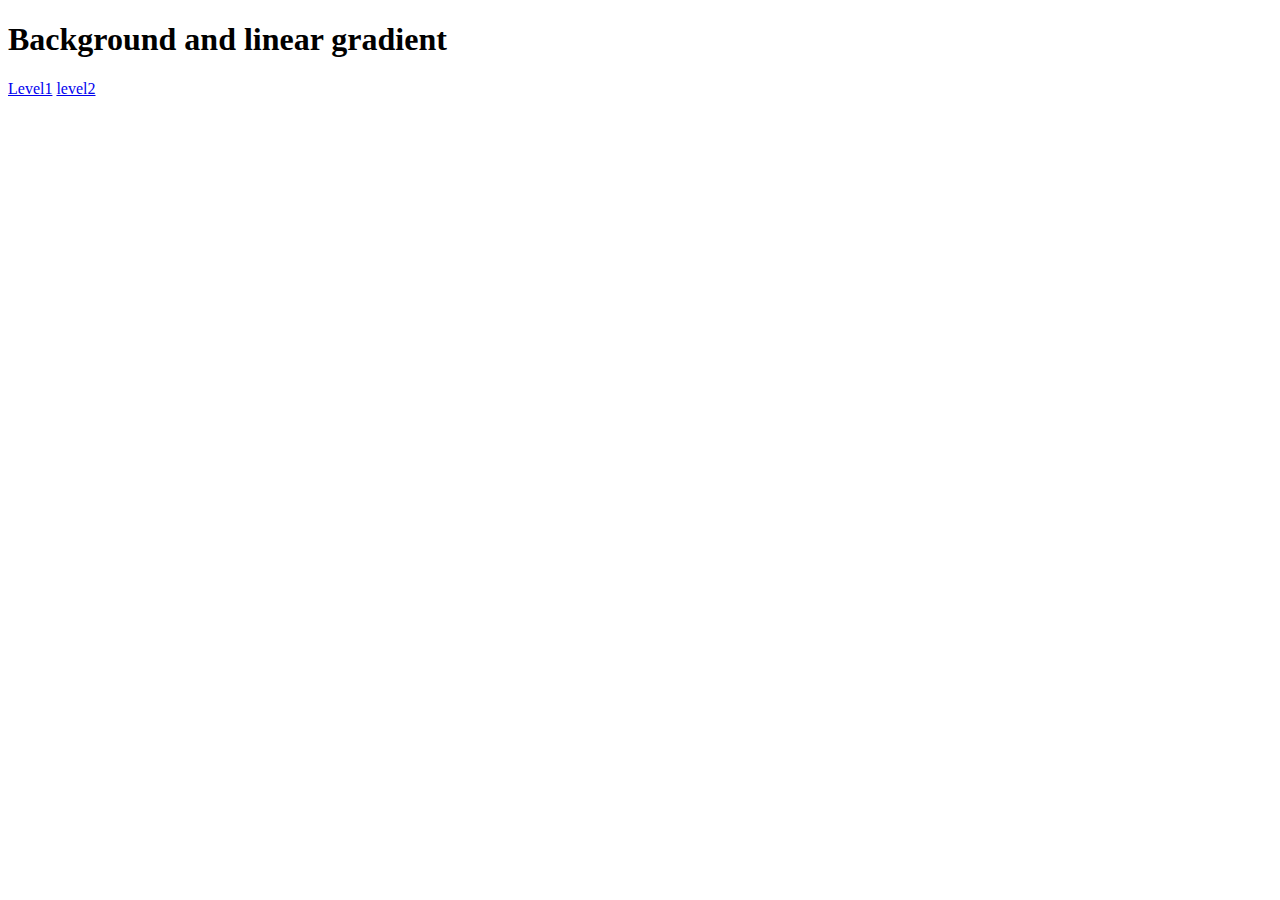
<file: index.html>
<!DOCTYPE html>

<html>

<head>
 <meta charset="utf-8">

</head>
<body>
<h1>Background and linear gradient</h1>
<a href="./level1/index.html">Level1</a>
<a href="./level2/index.html">level2</a>

</body>
</html>
</file>
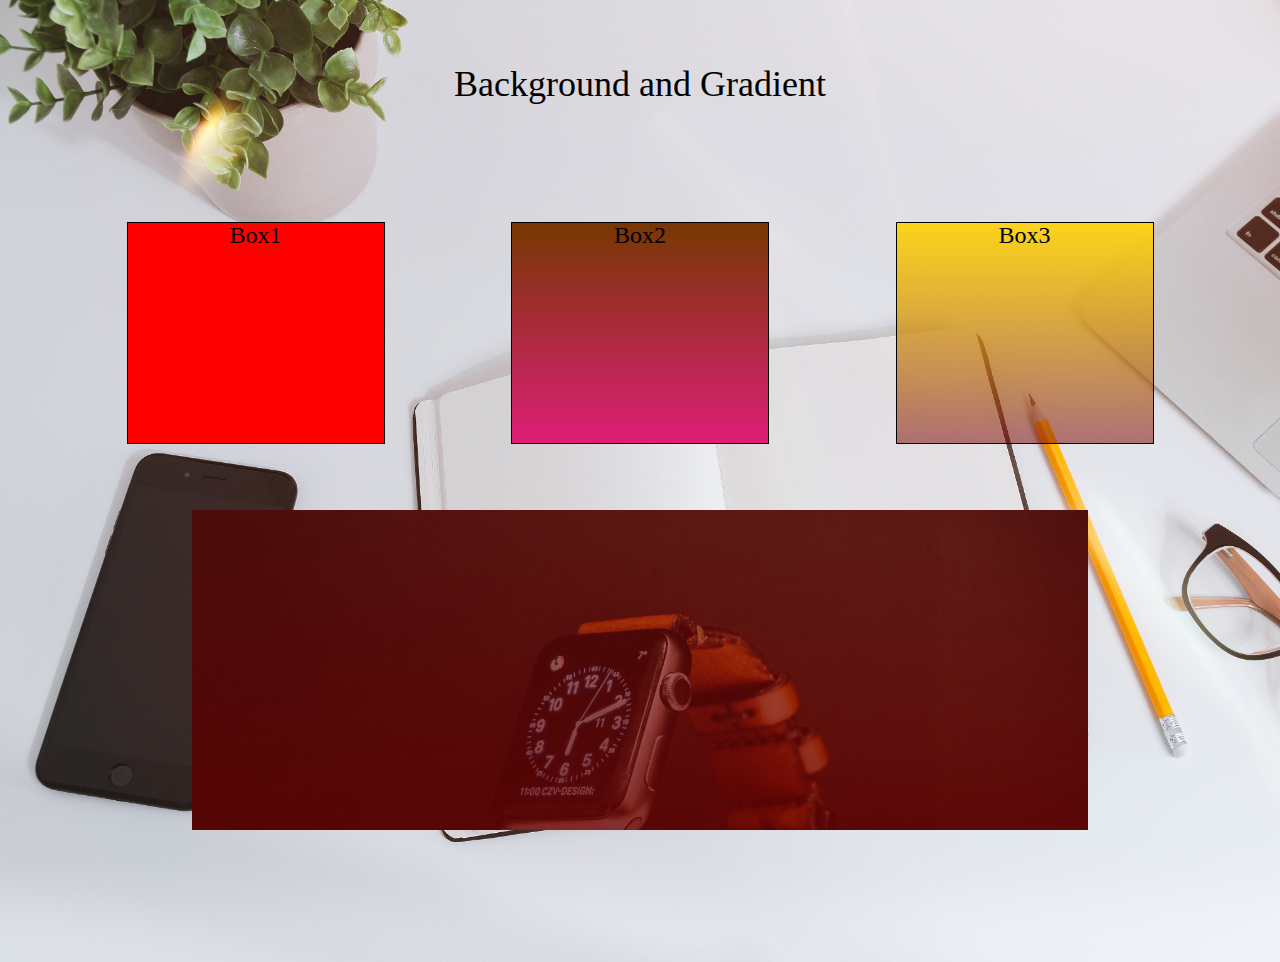
<file: level1/index.html>
<!DOCTYPE html>
<html lang="en">
<head>
    <meta charset="utf-8">
    <link href="./asset/stylesheet/main.css" rel="stylesheet">
</head>
<body>
<main>
    <h1>Background and Gradient</h1>

    <div class="container">
<div class="box box1">
    <h2>Box1</h2>
</div>
<div class="box box2">
    <h2>Box2</h2>
</div>
<div class="box box3">
    <h2>Box3</h2>
</div>
</div>
<article>
    
</article>
</main>

 
</body>
</html>
</file>
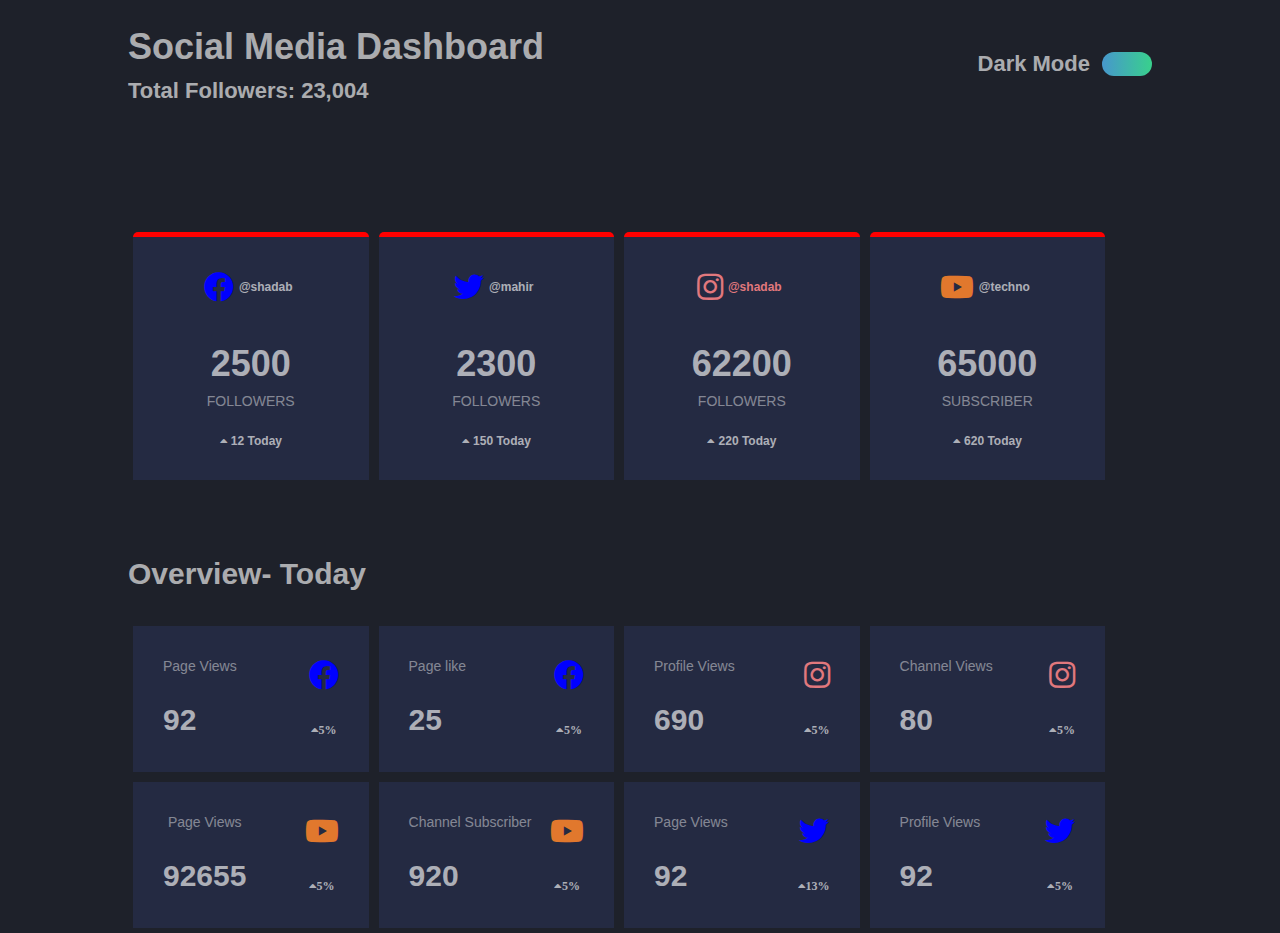
<file: level2/index.html>
<!DOCTYPE html>
<html lang="en">

<head>
    <meta charset="utf-8">
    <link href="./asset/main.css" rel="stylesheet">
    <link rel="stylesheet" href="https://cdnjs.cloudflare.com/ajax/libs/font-awesome/5.12.1/css/all.min.css">


</head>

<body>

    <header>
        <div class="container flex content-justify">
            <div class="dashboard mb-200">
                <h1>Social Media Dashboard</h1>
                <h3>Total Followers: 23,004</h3>
            </div>
            <div class="dark-mode flex mb-200">
                <h3>Dark Mode</h3>
                <span class="dark-toggle"></span>
            </div>
        </div>

    </header>
    <main>
        <div class="container flex">
            <!--facebook box start -->

            <div class="facebook  box">
                <a class="flex content-center fb">
                    <i class="fab fa-facebook"></i>
                    <span class="username">@shadab</span>
                </a>
                <div class="count">
                    <h1>2500</h1>
                    <p class="light">FOLLOWERS</p>
                </div>
                <i class="fas fa-caret-up"></i>
                <span class="day">12 Today</span>
            </div>
            <!--facebook end here-->

            <div class="twitter box">
                <a class="flex content-center twi">
                    <i class="fab fa-twitter"></i>
                    <span class="username">@mahir</span>
                </a>
                <div class="count">
                    <h1>2300</h1>
                    <p class="light">FOLLOWERS</p>
                </div>
                <i class="fas fa-caret-up"></i>
                <span class="day">150 Today</span>
            </div>
            <div class="instagram box">
                <a class="flex content-center insta">
                    <i class="fab fa-instagram"></i>
                    <span class="username">@shadab</span>
                </a>
                <div class="count">
                    <h1>62200</h1>
                    <p class="light">FOLLOWERS</p>
                </div>
                <i class="fas fa-caret-up"></i>
                <span class="day">220 Today</span>
            </div>
            <div class="youtube box">
                <a class="flex content-center utube">
                    <i class="fab fa-youtube"></i>
                    <span class="username">@techno</span>
                </a>
                <div class="count">
                    <h1>65000</h1>
                    <p class="light">SUBSCRIBER</p>
                </div>
                <i class="fas fa-caret-up"></i>
                <span class="day">620 Today</span>
            </div>
        </div>
    </main>


    <section>
        <div class="container">
            <div class="overview">
                <h2>Overview- Today</h2>
            </div>
        </div>
        <div class="container flex ">

            <div class="box flex content-justify">
                <div class="count1">
                    <div class="cout-text">
                        <p class="light">Page Views</p>
                    </div>
                    <div class="count-number">
                        <h2>92</h2>
                    </div>
                </div>
                <div class class="up-down">
                    <div class="icon fb">
                        <i class="fab fa-facebook"></i>
                    </div>

                    <i class="fas fa-caret-up">5%</i>

                </div>
            </div>





            <div class="box flex content-justify">
                <div class="count1">
                    <div class="cout-text">
                        <p class="light">Page like</p>
                    </div>
                    <div class="count-number">
                        <h2>25</h2>
                    </div>
                </div>
                <div class class="up-down">
                    <div class="icon fb">
                        <i class="fab fa-facebook"></i>
                    </div>

                    <i class="fas fa-caret-up">5%</i>

                </div>
            </div>


            <div class="box flex content-justify">
                <div class="count1">
                    <div class="count-text">
                        <p class="light">Profile Views</p>
                    </div>
                    <div class="count-number">
                        <h2>690</h2>
                    </div>
                </div>
                <div class class="up-down">
                    <div class="icon insta">
                        <i class="fab fa-instagram"></i>
                    </div>

                    <i class="fas fa-caret-up">5%</i>

                </div>
            </div>


            <div class="box flex content-justify">
                <div class="count1">
                    <div class="cout-text">
                        <p class="light">Channel Views</p>
                    </div>
                    <div class="count-number">
                        <h2>80</h2>
                    </div>
                </div>
                <div class class="up-down">
                    <div class="icon insta">
                        <i class="fab fa-instagram"></i>
                    </div>

                    <i class="fas fa-caret-up">5%</i>

                </div>
            </div>


            <div class="box flex content-justify">
                <div class="count1">
                    <div class="cout-text">
                        <p class="light">Page Views</p>
                    </div>
                    <div class="count-number">
                        <h2>92655</h2>
                    </div>
                </div>
                <div class class="up-down">
                    <div class="icon utube">
                        <i class="fab fa-youtube"></i>
                    </div>

                    <i class="fas fa-caret-up">5%</i>

                </div>
            </div>


            <div class="box flex content-justify">
                <div class="count1">
                    <div class="cout-text">
                        <p class="light">Channel Subscriber</p>
                    </div>
                    <div class="count-number">
                        <h2>920</h2>
                    </div>
                </div>
                <div class class="up-down">
                    <div class="icon utube">
                        <i class="fab fa-youtube"></i>
                    </div>

                    <i class="fas fa-caret-up">5%</i>

                </div>
            </div>


            <div class="box flex content-justify">
                <div class="count1">
                    <div class="cout-text">
                        <p class="light">Page Views</p>
                    </div>
                    <div class="count-number">
                        <h2>92</h2>
                    </div>
                </div>
                <div class class="up-down">
                    <div class="icon twi">
                        <i class="fab fa-twitter"></i>
                    </div>

                    <i class="fas fa-caret-up">13%</i>

                </div>
            </div>


            <div class="box flex content-justify">
                <div class="count1">
                    <div class="cout-text">
                        <p class="light">Profile Views</p>
                    </div>
                    <div class="count-number">
                        <h2>92</h2>
                    </div>
                </div>
                <div class class="up-down">
                    <div class="icon twi">
                        <i class="fab fa-twitter"></i>
                    </div>

                    <i class="fas fa-caret-up">5%</i>

                </div>

            </div>



        </div>


    </section>


</body>

</html>
</file>
<file: level1/asset/stylesheet/main.css>
/* http://meyerweb.com/eric/tools/css/reset/ 
   v2.0 | 20110126
   License: none (public domain)
*/

html, body, div, span, applet, object, iframe,
h1, h2, h3, h4, h5, h6, p, blockquote, pre,
a, abbr, acronym, address, big, cite, code,
del, dfn, em, img, ins, kbd, q, s, samp,
small, strike, strong, sub, sup, tt, var,
b, u, i, center,
dl, dt, dd, ol, ul, li,
fieldset, form, label, legend,
table, caption, tbody, tfoot, thead, tr, th, td,
article, aside, canvas, details, embed, 
figure, figcaption, footer, header, hgroup, 
menu, nav, output, ruby, section, summary,
time, mark, audio, video {
	margin: 0;
	padding: 0;
	border: 0;
	font-size: 100%;
	font: inherit;
	vertical-align: baseline;
}
/* HTML5 display-role reset for older browsers */
article, aside, details, figcaption, figure, 
footer, header, hgroup, menu, nav, section {
	display: block;
}
body {
	line-height: 1;
}
ol, ul {
	list-style: none;
}
blockquote, q {
	quotes: none;
}
blockquote:before, blockquote:after,
q:before, q:after {
	content: '';
	content: none;
}
table {
	border-collapse: collapse;
	border-spacing: 0;
}
h1{
    font-size: 36px;
}
h2{
    font-size: 24px;
}
main{
    background-image: url('/level1/asset/img/jeshoots-com-219386-unsplash.jpg');

    background-size: cover;
     text-align: center;
    width: 100%;
    height: 100%;
    padding-top: 66px;
    padding-bottom: 66px;
 
      
     
}
article {
    background-image:linear-gradient(rgba(120, 0, 0, .5), rgba(102, 0, 0, .8)),url('/level1/asset/img/jens-kreuter-85267-unsplash.jpg');
    background-size: cover;
    width: 70%;
    margin: 0 auto;
    height: 320px;
    margin-top: 66px;
    margin-bottom: 66px;

}
.container{
    display: flex;
    justify-content: space-evenly;
    
 
}
.box{
    margin-top: 120px;
    border:  1px solid black;
    width: 20%;
    height: 220px;
    background-color: blueviolet;
    align-self: center;
 
 }
 .box1{
     background-color: red;
 }
 .box2{
     background-image: linear-gradient(rgb(120, 55, 2), rgb(222, 30, 120));
 }

 .box3{
     background:linear-gradient(rgb(252, 212, 25),rgba(120, 0, 0, .5));
 }
</file>
<file: level2/asset/main.css>
/* http://meyerweb.com/eric/tools/css/reset/ 
    v2.0 | 20110126
    License: none (public domain)
*/

html,
body,
div,
span,
applet,
object,
iframe,
h1,
h2,
h3,
h4,
h5,
h6,
p,
blockquote,
pre,
a,
abbr,
acronym,
address,
big,
cite,
code,
del,
dfn,
em,
img,
ins,
kbd,
q,
s,
samp,
small,
strike,
strong,
sub,
sup,
tt,
var,
b,
u,
i,
center,
dl,
dt,
dd,
ol,
ul,
li,
fieldset,
form,
label,
legend,
table,
caption,
tbody,
tfoot,
thead,
tr,
th,
td,
article,
aside,
canvas,
details,
embed,
figure,
figcaption,
footer,
header,
hgroup,
menu,
nav,
output,
ruby,
section,
summary,
time,
mark,
audio,
video {
    margin: 0;
    padding: 0;
    border: 0;
    font-size: 100%;
    font: inherit;
    vertical-align: baseline;
}

/* HTML5 display-role reset for older browsers */

article,
aside,
details,
figcaption,
figure,
footer,
header,
hgroup,
menu,
nav,
section {
    display: block;
}

body {
    line-height: 1;
}

ol,
ul {
    list-style: none;
}

blockquote,
q {
    quotes: none;
}

blockquote:before,
blockquote:after,
q:before,
q:after {
    content: '';
    content: none;
}

table {
    border-collapse: collapse;
    border-spacing: 0;
}


/* typography */
h1 {
    font-size: 36px;
}

h2 {
    font-size: 30px;
}

h3 {
    font-size: 22px;
}

h5 {
    font-size: 18px;
}

p {
    font-size: 14px;
}

/* Globals sector */
*,
*::before,
*::after {
    box-sizing: border-box;
}

* {
    box-sizing: border-box;
}

body {
    font: 600 12px/1.5 sans-serif;
    color: rgba(245, 245, 245, 0.671);
    background-color: hsl(225, 17%, 14%);
}

.container {
    width: 80%;
    margin: 0 auto;
}

header {
    margin-bottom: 120px;
    padding-top: 20px;
}
.dark-toggle{
    width: 50px;
    height: 24px;
    background-image: linear-gradient(to right, hsl(204,57%,54%), hsl(153,62%,52%));
    border-radius: 12px;
    padding: 5px;
    position: relative;
    margin-left: 12px;
}

.flex {
    display: flex;
    flex-flow: row wrap;
    align-items: center;
}

.content-justify {
    justify-content: space-between;
}

.box {
    width: 23%;
    padding: 30px;
    background-color: hsl(228, 29%, 20%);
    text-align: center;
    margin: 5px;

}


.fab {
    font-size: 30px;
}

.content-center {
    justify-content: center;
    padding-top: 5px;
    padding-bottom: 15px;
}

.username {
    padding: 5px;
}

.count {
    padding: 20px;
}

.light {
    font-weight: 100;
    opacity: .7;
}

/* social */
.facebook {
    border-top: 5px solid red;
    border-top-left-radius: 5px;
    border-top-right-radius: 5px;
}

.twitter {
    border-top: 5px solid red;
    border-top-left-radius: 5px;
    border-top-right-radius: 5px;
}

.instagram {
    border-top: 5px solid red;
    border-top-left-radius: 5px;
    border-top-right-radius: 5px;
}

.youtube {
    border-top: 5px solid red;
    border-top-left-radius: 5px;
    border-top-right-radius: 5px;

}

/* social icon */
.fb i {
    color: blue;
}

.twi i {
    color: blue;
}

.insta {
    color: rgb(225, 120, 125)
}

.utube i {
    color: rgb(225, 120, 45)
}

.overview {
    padding-top: 66px;
    padding-bottom: 25px;
}

.icon {
    margin-bottom: 30px;
}

/* second section */

.count-number {
    padding-top: 20px;
    text-align: left;
}
</file>
